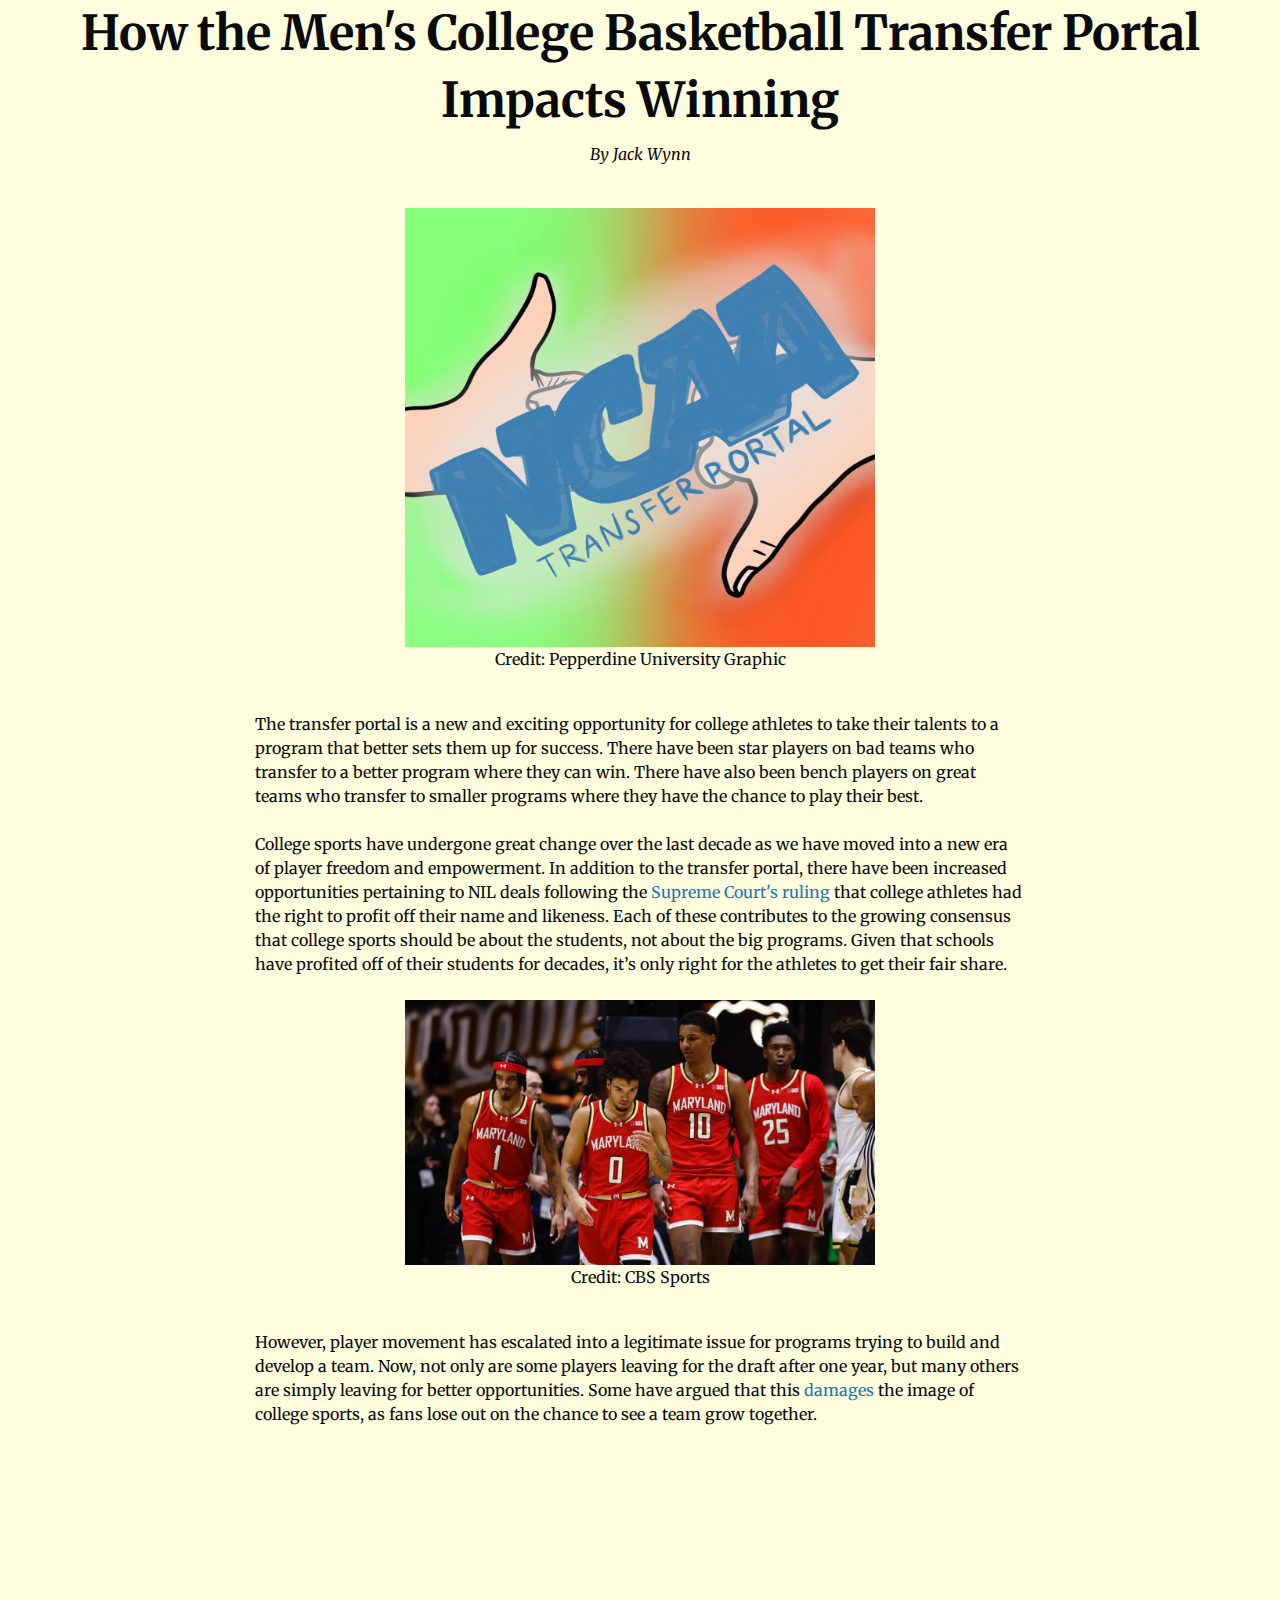
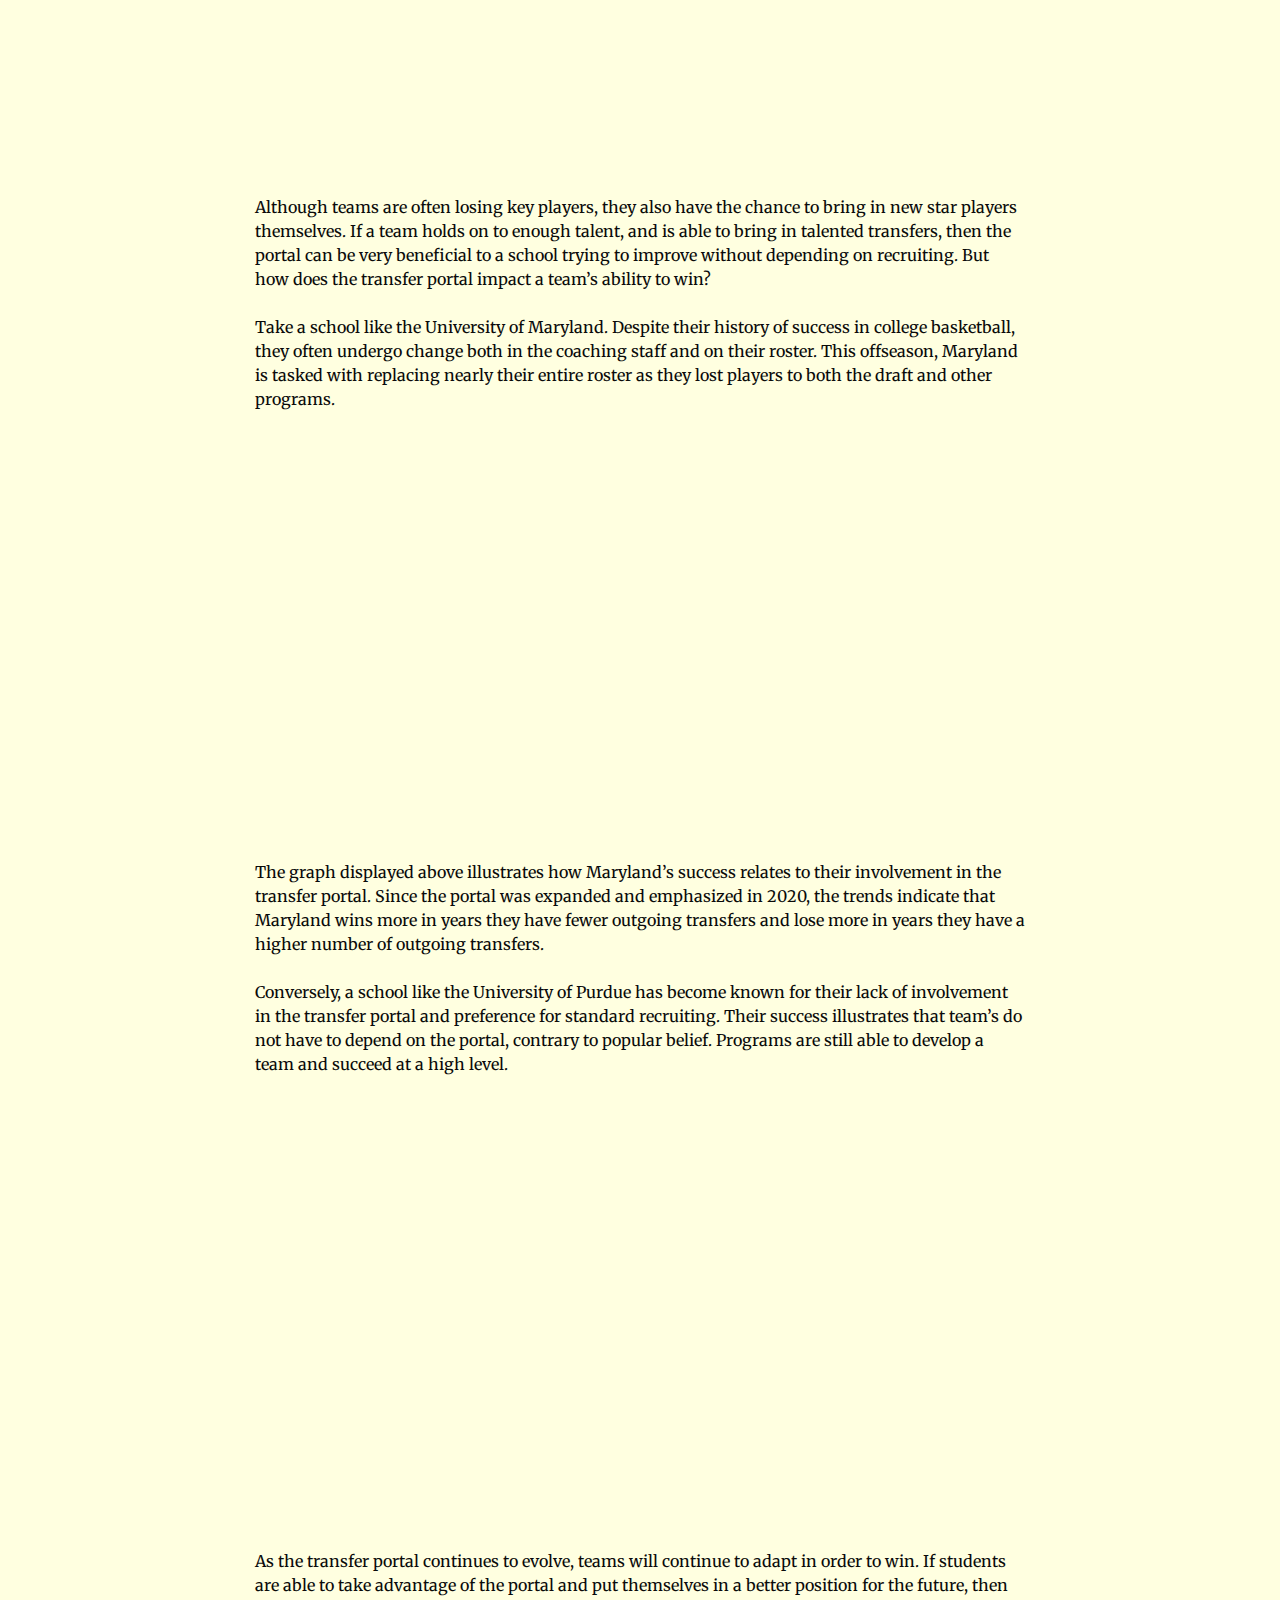
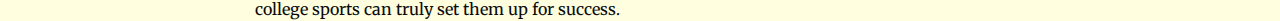
<file: BetaWynn/index.html>
<!doctype html>
<html class="no-js" lang="en" dir="ltr">
<head>
<meta charset="utf-8">
<meta http-equiv="x-ua-compatible" content="ie=edge">
<meta name="viewport" content="width=device-width, initial-scale=1.0">
<title>Transfer Portal Analysis</title>
<link href="https://fonts.googleapis.com/css2?family=Merriweather&display=swap" rel="stylesheet">
<link rel="stylesheet" href="css/foundation.css">
<link rel="stylesheet" href="css/app.css">
</head>
<body>
  <div class="main-text">
	<h1 class="merriweather-custom"><b>How the Men's College Basketball Transfer Portal Impacts Winning</b></h1>
<p class="merriweather-custom"><i>By Jack Wynn</i></p>
<br>
 <div class="grid-container">
    <div class="grid-x grid-margin-x">
      <div class="cell small-12 medium-2"></div> 
      <div class="cell small-12 medium-8 text-left">
<div class="text-center">
  <img src="Images/Transfer.jpg" width="470">
<p>Credit: Pepperdine University Graphic
</p></div>
<br>
The transfer portal is a new and exciting opportunity for college athletes to take their talents to a program that better sets them up for success. There have been star players on bad teams who transfer to a better program where they can win. There have also been bench players on great teams who transfer to smaller programs where they have the chance to play their best.
<br>
<br>
College sports have undergone great change over the last decade as we have moved into a new era of player freedom and empowerment. In addition to the transfer portal, there have been increased opportunities pertaining to NIL deals following the <a href="https://www.supremecourt.gov/opinions/20pdf/20-512_gfbh.pdf" target="_blank" rel="noopener noreferrer">
  Supreme Court's ruling
</a> that college athletes had the right to profit off their name and likeness. Each of these contributes to the growing consensus that college sports should be about the students, not about the big programs. Given that schools have profited off of their students for decades, it’s only right for the athletes to get their fair share. 

<br>
<br>
<div class="text-center">
  <img src="Images/Terps.jpg" width="470">
<p>Credit: CBS Sports</p>
</div>
<br>
However, player movement has escalated into a legitimate issue for programs trying to build and develop a team. Now, not only are some players leaving for the draft after one year, but many others are simply leaving for better opportunities. Some have argued that this <a href="https://pmc.ncbi.nlm.nih.gov/articles/PMC11416922/" target="_blank">
  damages
</a> the image of college sports, as fans lose out on the chance to see a team grow together.
<br>
<br>
<iframe width="560" height="315" src="https://www.youtube.com/embed/Tjf5WyyiGSY?si=v9PhMSLkvflmnk6c" title="YouTube video player" frameborder="0" allow="accelerometer; autoplay; clipboard-write; encrypted-media; gyroscope; picture-in-picture; web-share" referrerpolicy="strict-origin-when-cross-origin" allowfullscreen></iframe>
<br>
<br>
Although teams are often losing key players, they also have the chance to bring in new star players themselves. If a team holds on to enough talent, and is able to bring in talented transfers, then the portal can be very beneficial to a school trying to improve without depending on recruiting. But how does the transfer portal impact a team’s ability to win? 
<br>
<br>

Take a school like the University of Maryland. Despite their history of success in college basketball, they often undergo change both in the coaching staff and on their roster. This offseason, Maryland is tasked with replacing nearly their entire roster as they lost players to both the draft and other programs. 
<br>
<br>

<iframe title="Maryland Wins by Transfers" aria-label="Interactive line chart" id="datawrapper-chart-ua45T" src="https://datawrapper.dwcdn.net/ua45T/1/" scrolling="no" frameborder="0" style="width: 0; min-width: 100% !important; border: none;" height="395" data-external="1"></iframe><script type="text/javascript">!function(){"use strict";window.addEventListener("message",(function(a){if(void 0!==a.data["datawrapper-height"]){var e=document.querySelectorAll("iframe");for(var t in a.data["datawrapper-height"])for(var r,i=0;r=e[i];i++)if(r.contentWindow===a.source){var d=a.data["datawrapper-height"][t]+"px";r.style.height=d}}}))}();
</script>
<br>
<br>

The graph displayed above illustrates how Maryland’s success relates to their involvement in the transfer portal. Since the portal was expanded and emphasized in 2020, the trends indicate that Maryland wins more in years they have fewer outgoing transfers and lose more in years they have a higher number of outgoing transfers.
<br>
<br>

Conversely, a school like the University of Purdue has become known for their lack of involvement in the transfer portal and preference for standard recruiting. Their success illustrates that team’s do not have to depend on the portal, contrary to popular belief. Programs are still able to develop a team and succeed at a high level.
<br>
<br>


<div style="max-width: 700px; margin: 0 auto;">
<iframe title="Purdue Wins by Transfers" aria-label="Interactive line chart" id="datawrapper-chart-HH9kS" src="https://datawrapper.dwcdn.net/HH9kS/2/" scrolling="no" frameborder="0" style="width: 0; min-width: 100% !important; border: none;" height="395" data-external="1"></iframe><script type="text/javascript">!function(){"use strict";window.addEventListener("message",(function(a){if(void 0!==a.data["datawrapper-height"]){var e=document.querySelectorAll("iframe");for(var t in a.data["datawrapper-height"])for(var r,i=0;r=e[i];i++)if(r.contentWindow===a.source){var d=a.data["datawrapper-height"][t]+"px";r.style.height=d}}}))}();
</script>
</div>

<br>
<br>
As the transfer portal continues to evolve, teams will continue to adapt in order to win. If students are able to take advantage of the portal and put themselves in a better position for the future, then college sports can truly set them up for success. 


</div>
      <div class="cell small-12 medium-2"></div> 
    </div>
  </div>
</div>
<script src="js/vendor/jquery.js"></script>
<script src="js/vendor/what-input.js"></script>
<script src="js/vendor/foundation.js"></script>
<script src="js/app.js"></script>
</body>
</html>
</file>
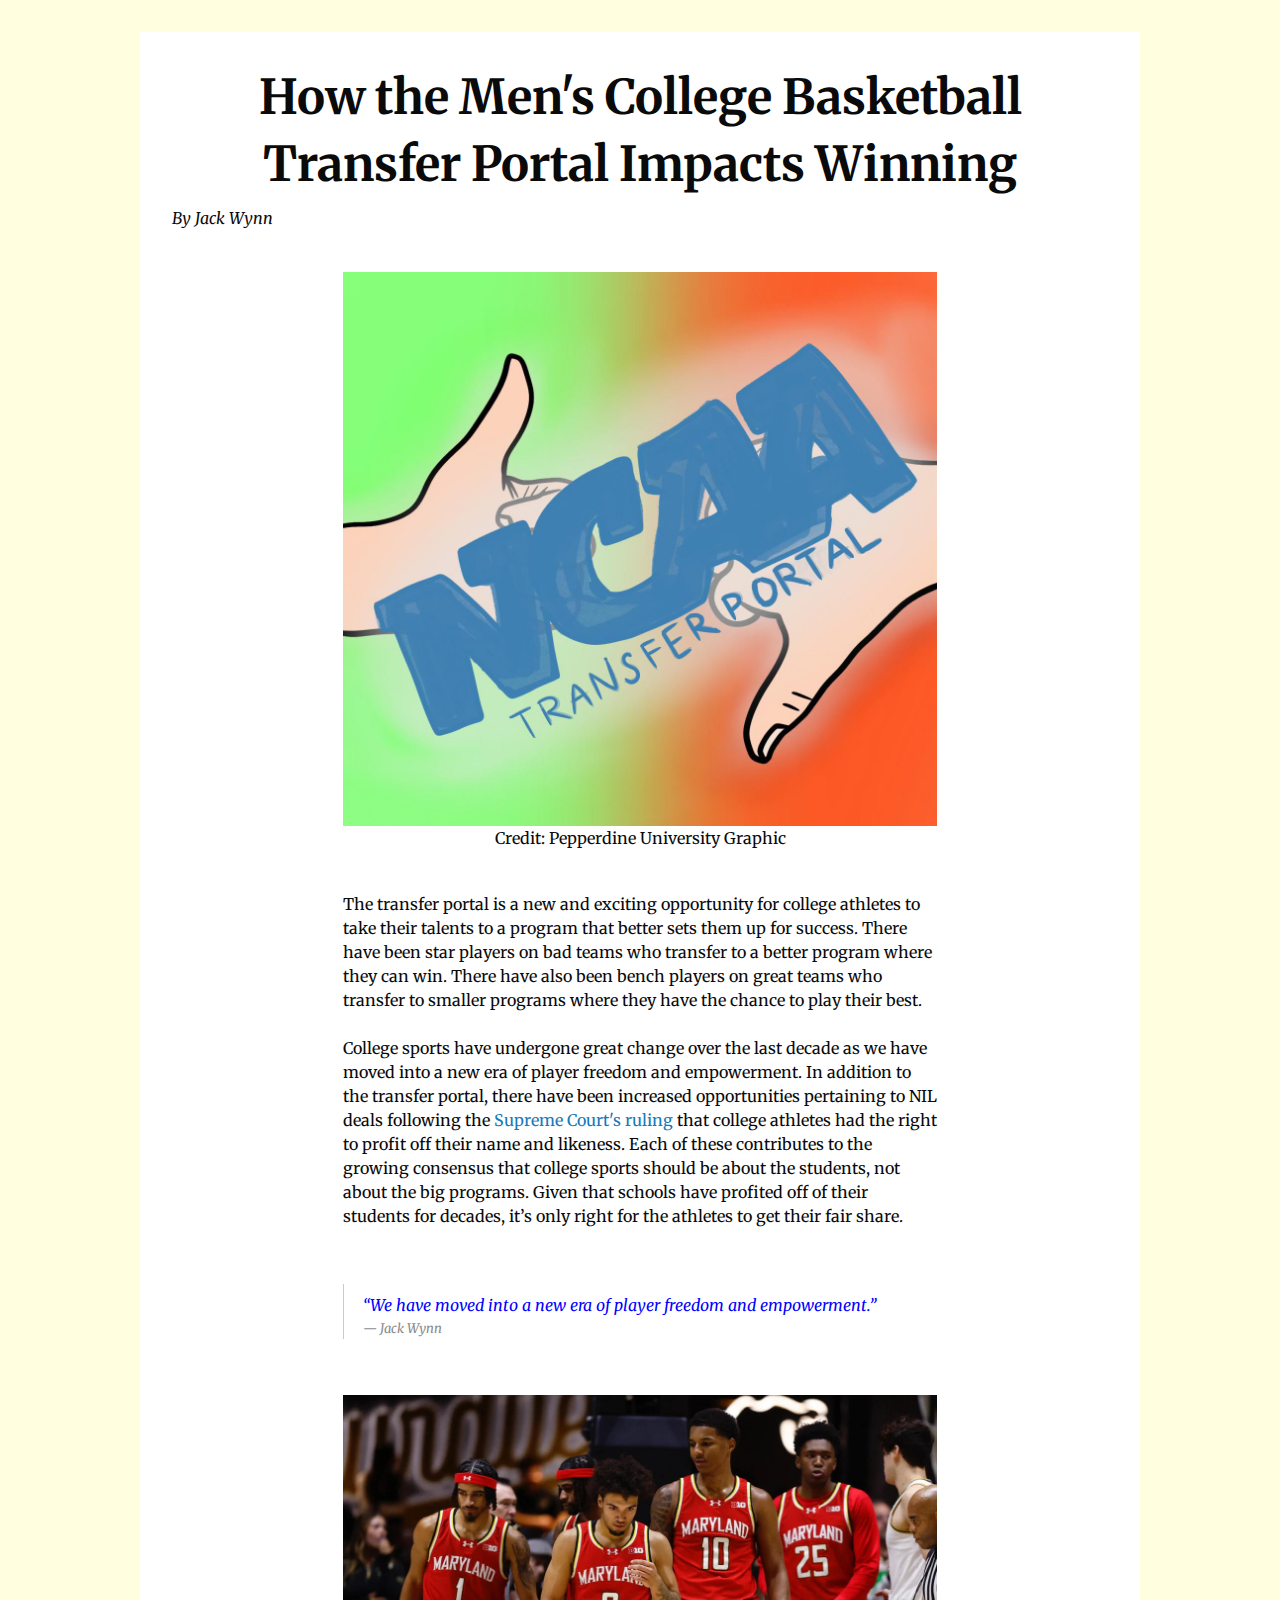
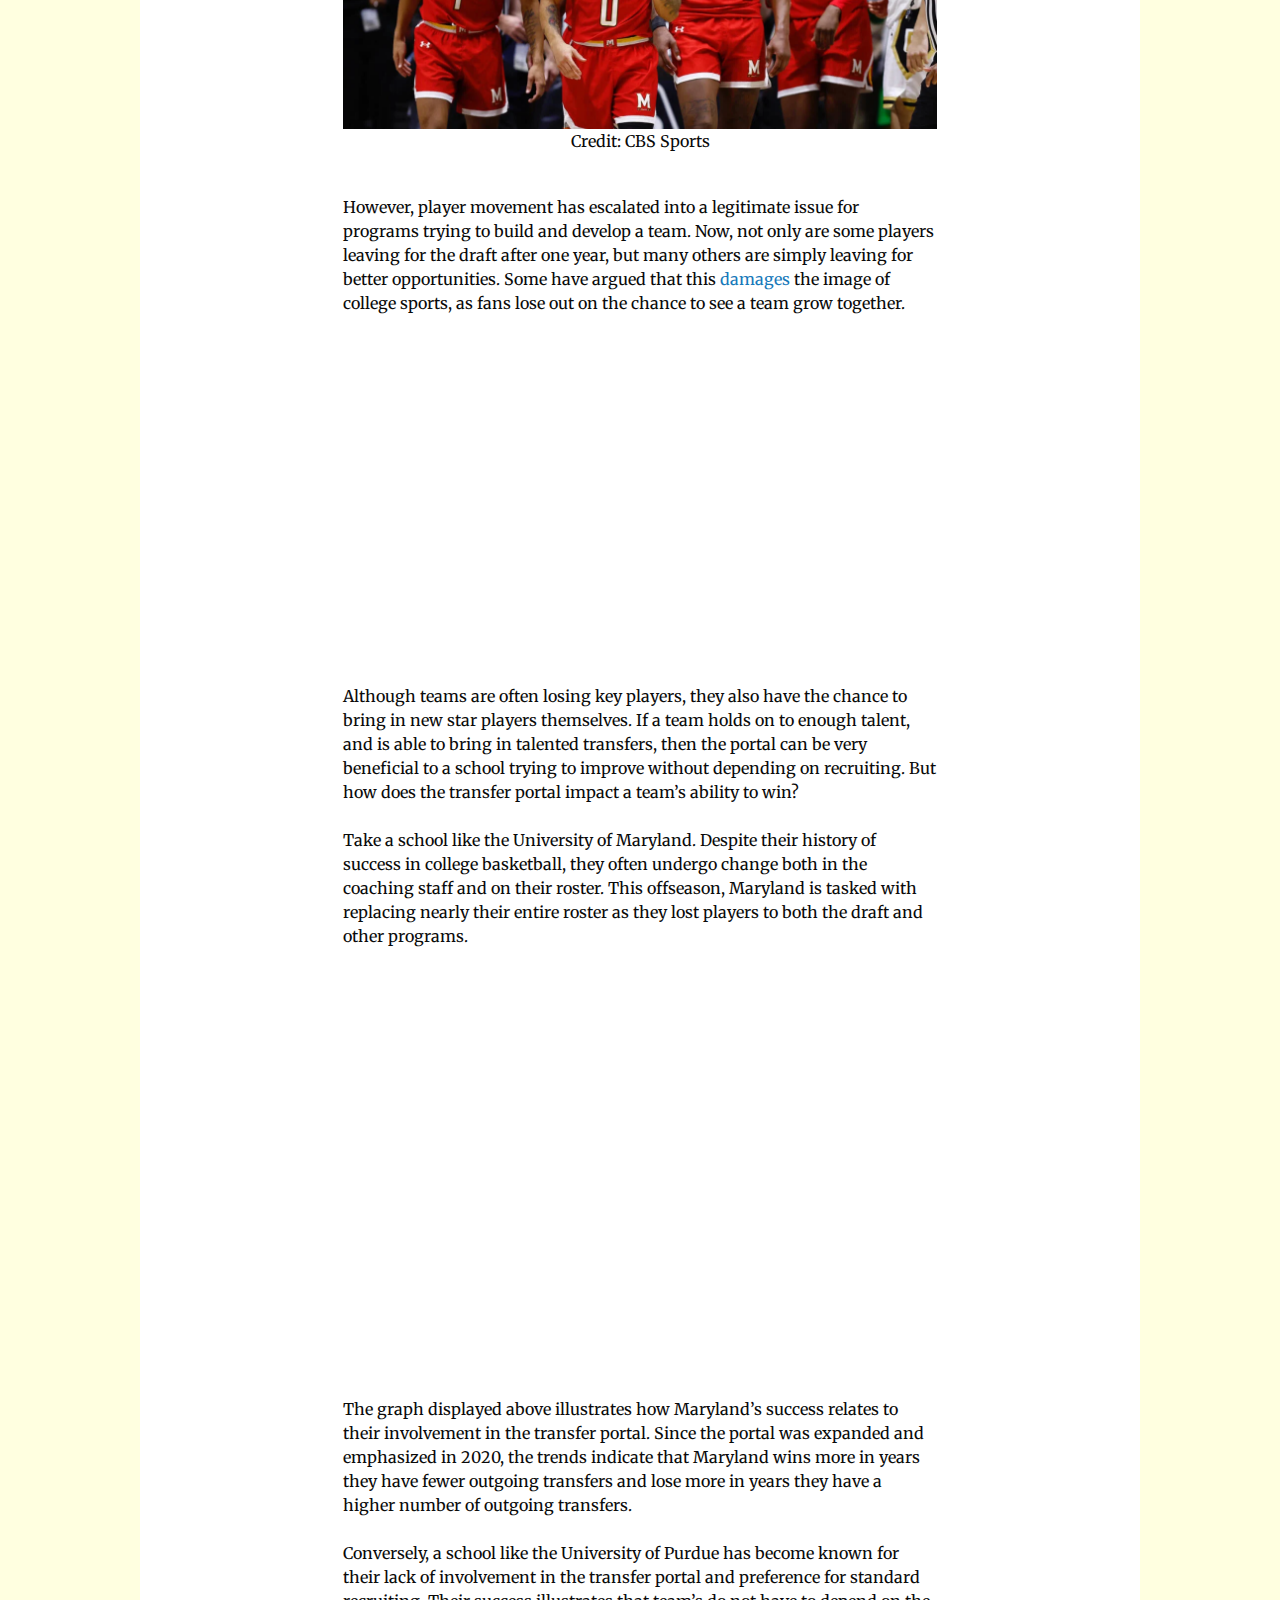
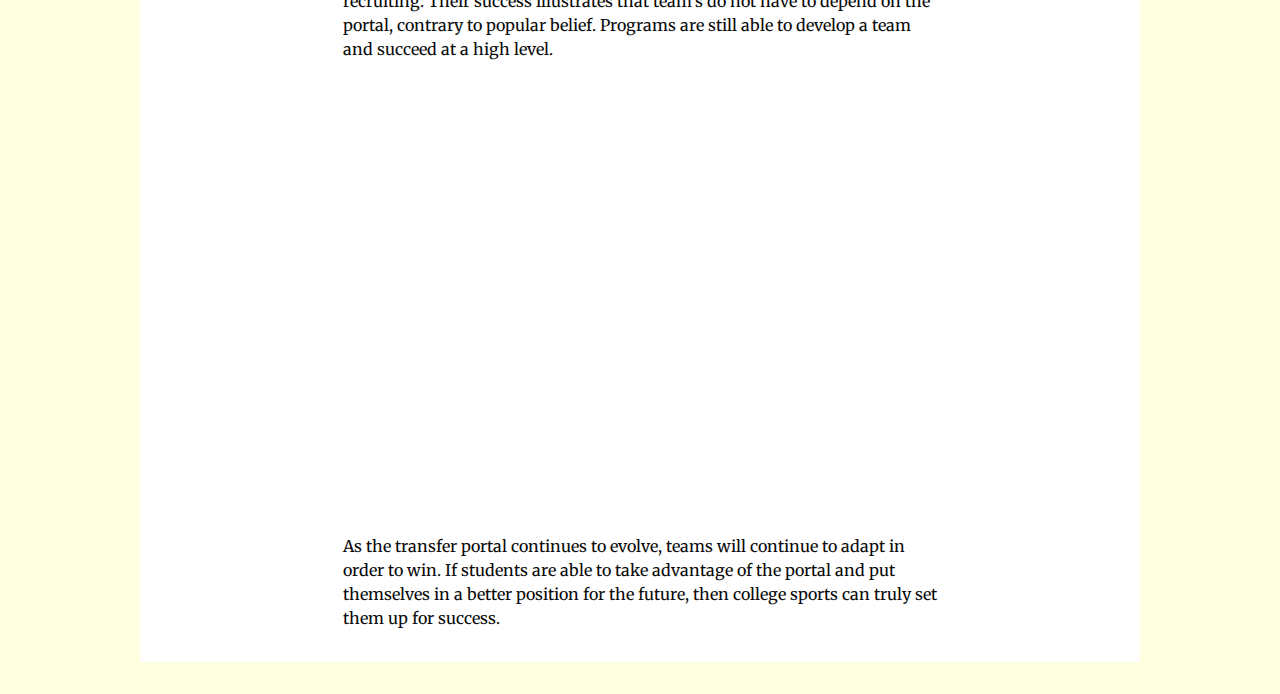
<file: BetWynSub/index.html>
<!doctype html>
<html class="no-js" lang="en" dir="ltr">
<head>
<meta charset="utf-8">
<meta http-equiv="x-ua-compatible" content="ie=edge">
<meta name="viewport" content="width=device-width, initial-scale=1.0">
<title>Transfer Portal Analysis</title>
<meta name="description" content="Analyzing how the college basketball transfer portal impacts winning">
<meta name="keywords" content="college, basketball, transfer portal, NIL, NCAA">
<meta name="author" content="Jack Wynn">
<link href="https://fonts.googleapis.com/css2?family=Merriweather&display=swap" rel="stylesheet">
<link rel="stylesheet" href="css/foundation.css">
<link rel="stylesheet" href="css/app.css">
</head>
<body>
  <div class="main-text">
	<h1 class="merriweather-custom"><b>How the Men's College Basketball Transfer Portal Impacts Winning</b></h1>
<p class="merriweather-custom"><i>By Jack Wynn</i></p>
<br>
 <div class="grid-container">
    <div class="grid-x grid-margin-x">
      <div class="cell small-12 medium-2"></div> 
      <div class="cell small-12 medium-8 text-left">
<div class="text-center">
  <img src="Images/Transfer.jpg">
<p>Credit: Pepperdine University Graphic
</p></div>
<br>
The transfer portal is a new and exciting opportunity for college athletes to take their talents to a program that better sets them up for success. There have been star players on bad teams who transfer to a better program where they can win. There have also been bench players on great teams who transfer to smaller programs where they have the chance to play their best.
<br>

<br>
College sports have undergone great change over the last decade as we have moved into a new era of player freedom and empowerment. In addition to the transfer portal, there have been increased opportunities pertaining to NIL deals following the <a href="https://www.supremecourt.gov/opinions/20pdf/20-512_gfbh.pdf" target="_blank" rel="noopener noreferrer">
  Supreme Court's ruling
</a> that college athletes had the right to profit off their name and likeness. Each of these contributes to the growing consensus that college sports should be about the students, not about the big programs. Given that schools have profited off of their students for decades, it’s only right for the athletes to get their fair share. 
<br>
<br>
<blockquote class="pull-quote">
  “We have moved into a new era of player freedom and empowerment.”
  <cite>Jack Wynn</cite>
</blockquote>
<br>
<div class="text-center">
  <img src="Images/Terps.jpg">
<p>Credit: CBS Sports</p>
</div>
<br>
However, player movement has escalated into a legitimate issue for programs trying to build and develop a team. Now, not only are some players leaving for the draft after one year, but many others are simply leaving for better opportunities. Some have argued that this <a href="https://pmc.ncbi.nlm.nih.gov/articles/PMC11416922/" target="_blank">
  damages
</a> the image of college sports, as fans lose out on the chance to see a team grow together.
<br>
<br>
<iframe width="560" height="315" src="https://www.youtube.com/embed/Tjf5WyyiGSY?si=v9PhMSLkvflmnk6c" title="YouTube video player" frameborder="0" allow="accelerometer; autoplay; clipboard-write; encrypted-media; gyroscope; picture-in-picture; web-share" referrerpolicy="strict-origin-when-cross-origin" allowfullscreen></iframe>
<br>
<br>
Although teams are often losing key players, they also have the chance to bring in new star players themselves. If a team holds on to enough talent, and is able to bring in talented transfers, then the portal can be very beneficial to a school trying to improve without depending on recruiting. But how does the transfer portal impact a team’s ability to win? 
<br>
<br>

Take a school like the University of Maryland. Despite their history of success in college basketball, they often undergo change both in the coaching staff and on their roster. This offseason, Maryland is tasked with replacing nearly their entire roster as they lost players to both the draft and other programs. 
<br>
<br>

<iframe title="Maryland Wins by Transfers" aria-label="Interactive line chart" id="datawrapper-chart-ua45T" src="https://datawrapper.dwcdn.net/ua45T/1/" scrolling="no" frameborder="0" style="width: 0; min-width: 100% !important; border: none;" height="395" data-external="1"></iframe><script type="text/javascript">!function(){"use strict";window.addEventListener("message",(function(a){if(void 0!==a.data["datawrapper-height"]){var e=document.querySelectorAll("iframe");for(var t in a.data["datawrapper-height"])for(var r,i=0;r=e[i];i++)if(r.contentWindow===a.source){var d=a.data["datawrapper-height"][t]+"px";r.style.height=d}}}))}();
</script>
<br>
<br>

The graph displayed above illustrates how Maryland’s success relates to their involvement in the transfer portal. Since the portal was expanded and emphasized in 2020, the trends indicate that Maryland wins more in years they have fewer outgoing transfers and lose more in years they have a higher number of outgoing transfers.
<br>
<br>

Conversely, a school like the University of Purdue has become known for their lack of involvement in the transfer portal and preference for standard recruiting. Their success illustrates that team’s do not have to depend on the portal, contrary to popular belief. Programs are still able to develop a team and succeed at a high level.
<br>
<br>


<div style="max-width: 700px; margin: 0 auto;">
<iframe title="Purdue Wins by Transfers" aria-label="Interactive line chart" id="datawrapper-chart-HH9kS" src="https://datawrapper.dwcdn.net/HH9kS/2/" scrolling="no" frameborder="0" style="width: 0; min-width: 100% !important; border: none;" height="395" data-external="1"></iframe><script type="text/javascript">!function(){"use strict";window.addEventListener("message",(function(a){if(void 0!==a.data["datawrapper-height"]){var e=document.querySelectorAll("iframe");for(var t in a.data["datawrapper-height"])for(var r,i=0;r=e[i];i++)if(r.contentWindow===a.source){var d=a.data["datawrapper-height"][t]+"px";r.style.height=d}}}))}();
</script>
</div>

<br>
<br>
As the transfer portal continues to evolve, teams will continue to adapt in order to win. If students are able to take advantage of the portal and put themselves in a better position for the future, then college sports can truly set them up for success. 


</div>
      <div class="cell small-12 medium-2"></div> 
    </div>
  </div>
</div>
<script src="js/vendor/jquery.js"></script>
<script src="js/vendor/what-input.js"></script>
<script src="js/vendor/foundation.js"></script>
<script src="js/app.js"></script>
</body>
</html>
</file>
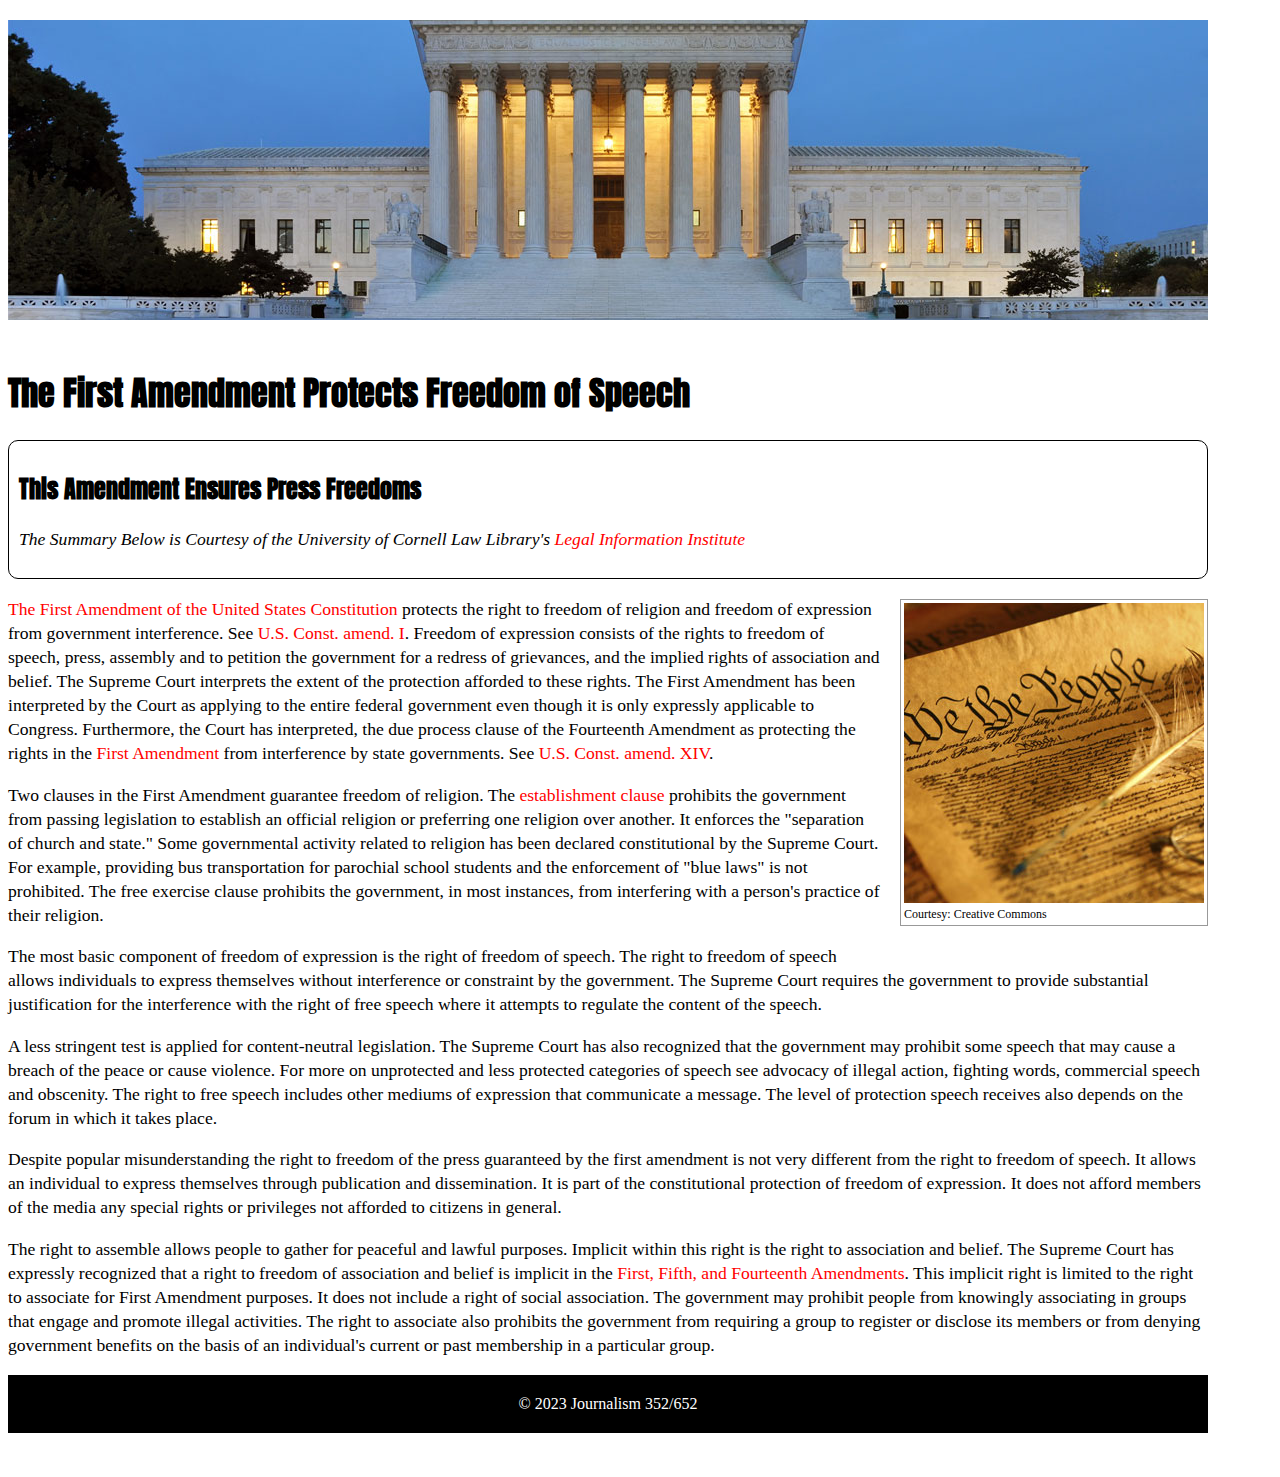
<file: Broken/index.html>
<!doctype html>

<html class="no-js" lang="en" dir="ltr">

<head>
<meta charset="utf-8">
<meta http-equiv="x-ua-compatible" content="ie=edge">
<meta name="viewport" content="width=device-width, initial-scale=1.0">
<title>This is the Title Tag?</title>
<link rel="stylesheet" href="css/style.css">
 <link href="https://fonts.googleapis.com/css?family=Anton|Bitter" rel="stylesheet"> 


</head>
<body>

<div class="contentContainer">

<img src="images/supremeCourt.jpg" style="wide:100%; border:0; margin:0 0 20px 0"><br>
<h1> The First Amendment Protects Freedom of Speech </h1>


<div class="citation">
<h2>This Amendment Ensures Press Freedoms</h2>

<p><em>The Summary Below is Courtesy of the University of Cornell Law Library's <a href="www.law.cornell.edu/constitution/first_amendment" target="_blank">Legal Information Institute</a></em> </p>
</div>


<div class="photoRight"><img src="images/wethepeople.jpg" alt="U.S. Constitution"><br>
Courtesy: Creative Commons</div>

<p><a href="http://www.law.cornell.edu/constitution/constitution.billofrights.html#amendmenti" target="_blank">The First Amendment of the United States Constitution</a> protects the right to freedom of religion and freedom of expression from government interference. See <a href="http://www.law.cornell.edu/constitution/constitution.billofrights.html#amendmenti">U.S. Const. amend. I</a>. Freedom of expression consists of the rights to freedom of speech, press, assembly and to petition the government for a redress of grievances, and the implied rights of association and belief. The Supreme Court interprets the extent of the protection afforded to these rights. The First Amendment has been interpreted by the Court as applying to the entire federal government even though it is only expressly applicable to Congress. Furthermore, the Court has interpreted, the due process clause of the Fourteenth Amendment as protecting the rights in the <a href="http://www.law.cornell.edu/constitution/constitution.billofrights.html#amendmenti">First Amendment</a> from interference by state governments. See <a href="http://www.law.cornell.edu/constitution/constitution.billofrights.html#amendmentxiv">U.S. Const. amend. XIV</a>.<br>

<p>Two clauses in the First Amendment guarantee freedom of religion. The <a href="http://topics.law.cornell.edu/wex/establishment_clause" target="_blank">establishment clause</a> prohibits the government from passing legislation to establish an official religion or preferring one religion over another. It enforces the "separation of church and state." Some governmental activity related to religion has been declared constitutional by the Supreme Court. For example, providing bus transportation for parochial school students and the enforcement of "blue laws" is not prohibited. The free exercise clause prohibits the government, in most instances, from interfering with a person's practice of their religion.</p>

<p>The most basic component of freedom of expression is the right of freedom of speech. The right to freedom of speech allows individuals to express themselves without interference or constraint by the government. The Supreme Court requires the government to provide substantial justification for the interference with the right of free speech where it attempts to regulate the content of the speech.</p>

<p>A less stringent test is applied for content-neutral legislation. The Supreme Court has also recognized that the government may prohibit some speech that may cause a breach of the peace or cause violence. For more on unprotected and less protected categories of speech see advocacy of illegal action, fighting words, commercial speech and obscenity. The right to free speech includes other mediums of expression that communicate a message.  The level of protection speech receives also depends on the forum in which it takes place.</p>   

<p>Despite popular misunderstanding the right to freedom of the press guaranteed by the first amendment is not very different from the right to freedom of speech. It allows an individual to express themselves through publication and dissemination. It is part of the constitutional protection of freedom of expression. It does not afford members of the media any special rights or privileges not afforded to citizens in general.</p>

<p>The right to assemble allows people to gather for peaceful and lawful purposes. Implicit within this right is the right to association and belief. The Supreme Court has expressly recognized that a right to freedom of association and belief is implicit in the <a href="http://www.law.cornell.edu/constitution/constitution.table.html#amendments" target="_blank">First, Fifth, and Fourteenth Amendments</a>. This implicit right is limited to the right to associate for First Amendment purposes. It does not include a right of social association. The government may prohibit people from knowingly associating in groups that engage and promote illegal activities. The right to associate also prohibits the government from requiring a group to register or disclose its members or from denying government benefits on the basis of an individual's current or past membership in a particular group.</p>



<div class="footerStyle">&copy; 2023 Journalism 352/652<div>
</div>
</div>
<br><br>


</body>
</html>
</file>
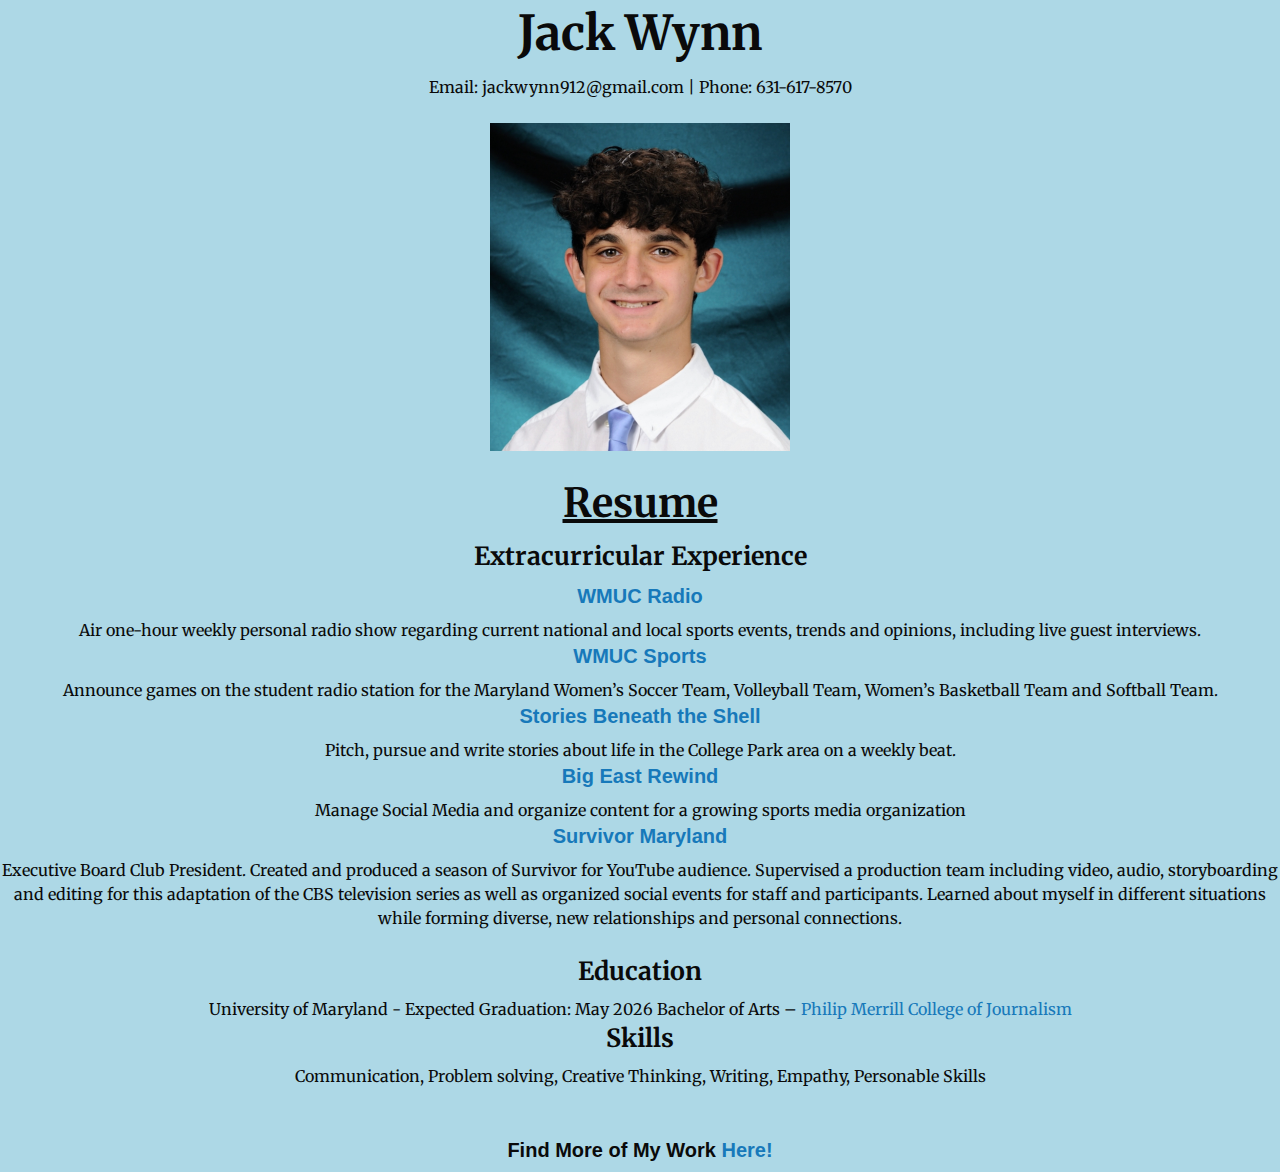
<file: FinalPortfolder/index.html>
<!doctype html>
<html class="no-js" lang="en" dir="ltr">
<head>
<meta charset="utf-8">
<meta http-equiv="x-ua-compatible" content="ie=edge">
<meta name="viewport" content="width=device-width, initial-scale=1.0">
<title>Jack Wynn Home Page</title>
<meta name="description" content="A portfolio for Jack Wynn's work and experiences">
<meta name="author" content="Jack Wynn">
<link href="https://fonts.googleapis.com/css2?family=Merriweather:wght@300;400;700&display=swap" rel="stylesheet">
<link rel="stylesheet" href="css/foundation.css">
<link rel="stylesheet" href="css/app.css">
</head>
<body>

<h1>Jack Wynn</h1>
Email: jackwynn912@gmail.com | 
Phone: 631-617-8570
<br>
<br>

<img src="Images/Me_Nice.jpg" width="300px">
<br>
<br>

<h2><b><u>Resume</u></b></h2>


<h4><b>Extracurricular Experience</b></h4>

<h5> <b> <a href="https://wmuc.umd.edu" target="_blank">WMUC Radio</a> </b></h5>
Air one-hour weekly personal radio show regarding current national and local sports events, trends and opinions, including live guest interviews. 

<h5><b> <a href="https://wmucsports.net" target="_blank">WMUC Sports</a> </b></h5>
Announce games on the student radio station for the Maryland Women’s Soccer Team, Volleyball Team, Women’s Basketball Team and Softball Team.

<h5> <b> <a href="https://umdsbs.wordpress.com" target="_blank">Stories Beneath the Shell</a> </b></h5>
Pitch, pursue and write stories about life in the College Park area on a weekly beat.

<h5><b> <a href="https://www.youtube.com/channel/UCRsm3_0Y1EaPVVRFNKYwKxQ" target="_blank">Big East Rewind</a> </b></h5>
Manage Social Media and organize content for a growing sports media organization

<h5><b> <a href="https://www.instagram.com/survivor.maryland/" target="_blank">Survivor Maryland</a> </b></h5>
Executive Board Club President. Created and produced a season of Survivor for YouTube audience. Supervised a production team including video, audio, storyboarding and editing for this adaptation of the CBS television series as well as organized social events for staff and participants. Learned about myself in different situations while forming diverse, new relationships and personal connections. 

<br>
<br>
<h4><b>Education</b></h4>
University of Maryland - Expected Graduation: May 2026 Bachelor of Arts – <a href="https://merrill.umd.edu" target="_blank">Philip Merrill College of Journalism</a>
<br>

<h4><b>Skills</b></h4>
Communication, Problem solving, Creative Thinking, Writing, Empathy, Personable Skills
<br>
<br>
<br>

<h5><b>Find More of My Work <a href="index2.html" target="_blank">Here!</b></h5>

<script src="js/vendor/jquery.js"></script>
<script src="js/vendor/what-input.js"></script>
<script src="js/vendor/foundation.js"></script>
<script src="js/app.js"></script>
</body>
</html>
</file>
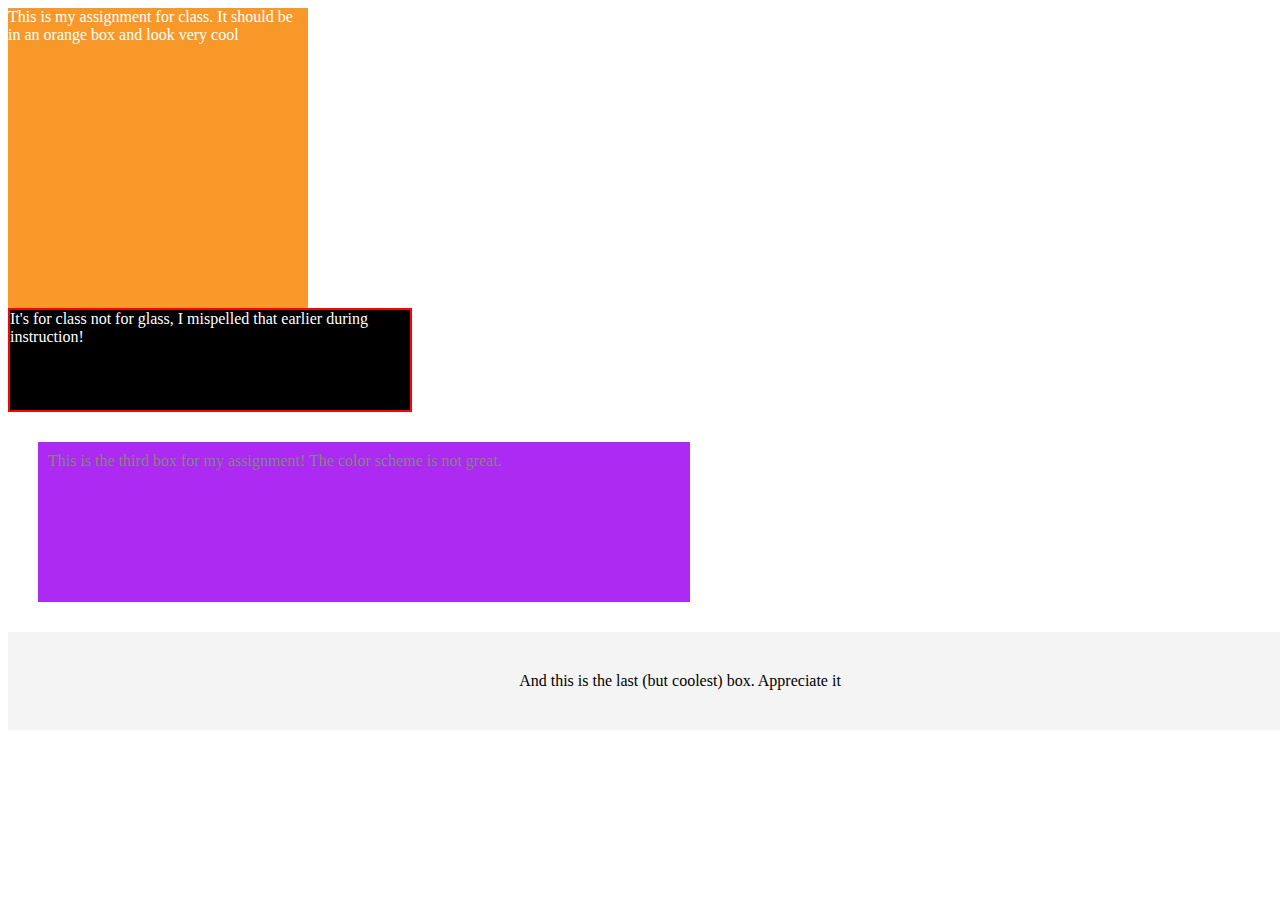
<file: InClassStarter/index.html>
<!doctype html>

<html lang="en">

<div>

<head>
  <meta charset="utf-8">
  <title>Insert Your Page Title Here</title>
  <meta name="description" content="This is the description that search engines will display. Aim for 145-155 characters.">
  <meta name="author" content="Insert the content author or owner name here">

  <!-- Link to your JS file -->
  <script src="scripts/script.js"></script>

  <!-- Link to your CSS file -->
  <link rel="stylesheet" href="css/style.css">

</head>


<body>
<div class="box1">
This is my assignment for class. It should be in an orange box and look very cool
</div>


</body>
<div class="box2">
  It's for class not for glass, I mispelled that earlier during instruction!
</div>

<div class="box3">
  This is the third box for my assignment! The color scheme is not great.
</div>

<div class="box4">
  And this is the last (but coolest) box. Appreciate it
</div>

</html>
</file>
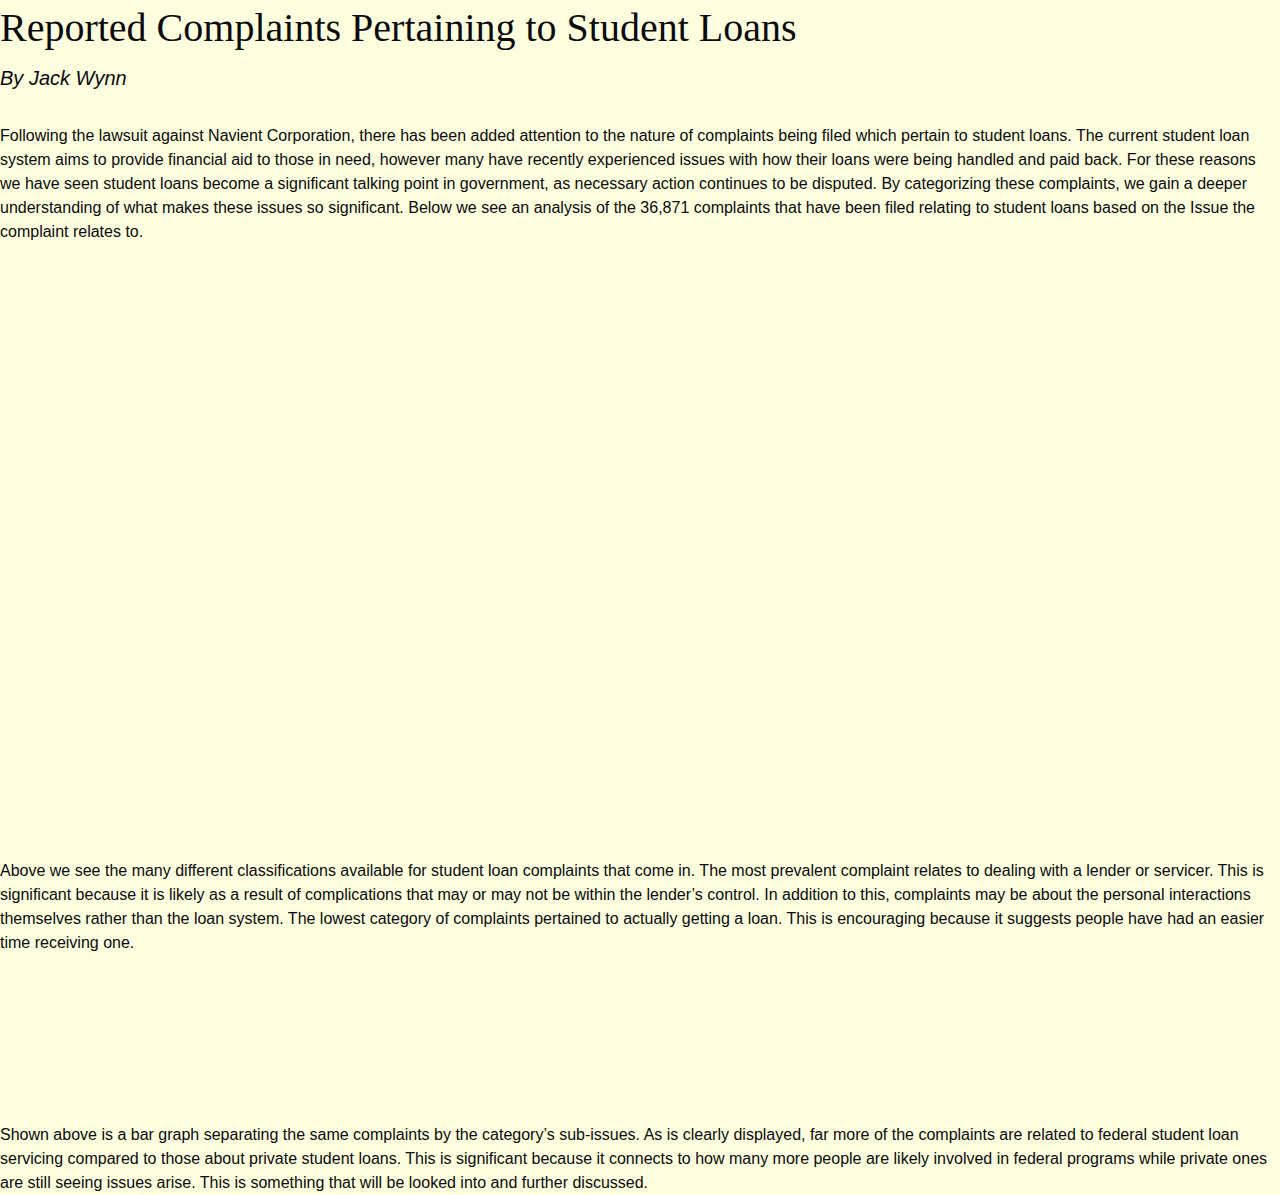
<file: Infograph/index.html>
<!doctype html>
<html class="no-js" lang="en" dir="ltr">
<head>
<meta charset="utf-8">
<meta http-equiv="x-ua-compatible" content="ie=edge">
<meta name="viewport" content="width=device-width, initial-scale=1.0">
<title>Student Loan Complaints</title>
<link rel="stylesheet" href="css/foundation.css">
<link rel="stylesheet" href="css/app.css">
</head> 
<body>
<h2> Reported Complaints Pertaining to Student Loans
</h2>

<h5> <i> By Jack Wynn </i></h5>
<br>

Following the lawsuit against Navient Corporation, there has been added attention to the nature of complaints being filed which pertain to student loans. The current student loan system aims to provide financial aid to those in need, however many have recently experienced issues with how their loans were being handled and paid back. For these reasons we have seen student loans become a significant talking point in government, as necessary action continues to be disputed. By categorizing these complaints, we gain a deeper understanding of what makes these issues so significant. Below we see an analysis of the 36,871 complaints that have been filed relating to student loans based on the Issue the complaint relates to. 
<br>
<br>
<div style="max-width: 600px; margin: auto;">
	<iframe title="Total Complaints" aria-label="Pie Chart" id="datawrapper-chart-v78jj" src="https://datawrapper.dwcdn.net/v78jj/2/" scrolling="no" frameborder="0" style="width: 0; min-width: 100% !important; border: none;" height="584" data-external="1"></iframe><script type="text/javascript">!function(){"use strict";window.addEventListener("message",(function(a){if(void 0!==a.data["datawrapper-height"]){var e=document.querySelectorAll("iframe");for(var t in a.data["datawrapper-height"])for(var r,i=0;r=e[i];i++)if(r.contentWindow===a.source){var d=a.data["datawrapper-height"][t]+"px";r.style.height=d}}}))}();
</script>
</div>

Above we see the many different classifications available for student loan complaints that come in. The most prevalent complaint relates to dealing with a lender or servicer. This is significant because it is likely as a result of complications that may or may not be within the lender’s control. In addition to this, complaints may be about the personal interactions themselves rather than the loan system. The lowest category of complaints pertained to actually getting a loan. This is encouraging because it suggests people have had an easier time receiving one.  
<br>
<br>

<div style="max-width: 600px; margin: auto;">
	<iframe title="Complaints by Sub-Issue " aria-label="Bar Chart" id="datawrapper-chart-lvg6j" src="https://datawrapper.dwcdn.net/lvg6j/1/" scrolling="no" frameborder="0" style="width: 0; min-width: 100% !important; border: none;" height="113" data-external="1"></iframe><script type="text/javascript">!function(){"use strict";window.addEventListener("message",(function(a){if(void 0!==a.data["datawrapper-height"]){var e=document.querySelectorAll("iframe");for(var t in a.data["datawrapper-height"])for(var r,i=0;r=e[i];i++)if(r.contentWindow===a.source){var d=a.data["datawrapper-height"][t]+"px";r.style.height=d}}}))}();
</script>
</div>
<br>

Shown above is a bar graph separating the same complaints by the category’s sub-issues. As is clearly displayed, far more of the complaints are related to federal student loan servicing compared to those about private student loans. This is significant because it connects to how many more people are likely involved in federal programs while private ones are still seeing issues arise. This is something that will be looked into and further discussed. 


<script src="js/vendor/jquery.js"></script>
<script src="js/vendor/what-input.js"></script>
<script src="js/vendor/foundation.js"></script>
<script src="js/app.js"></script>
</body>
</html>
</file>
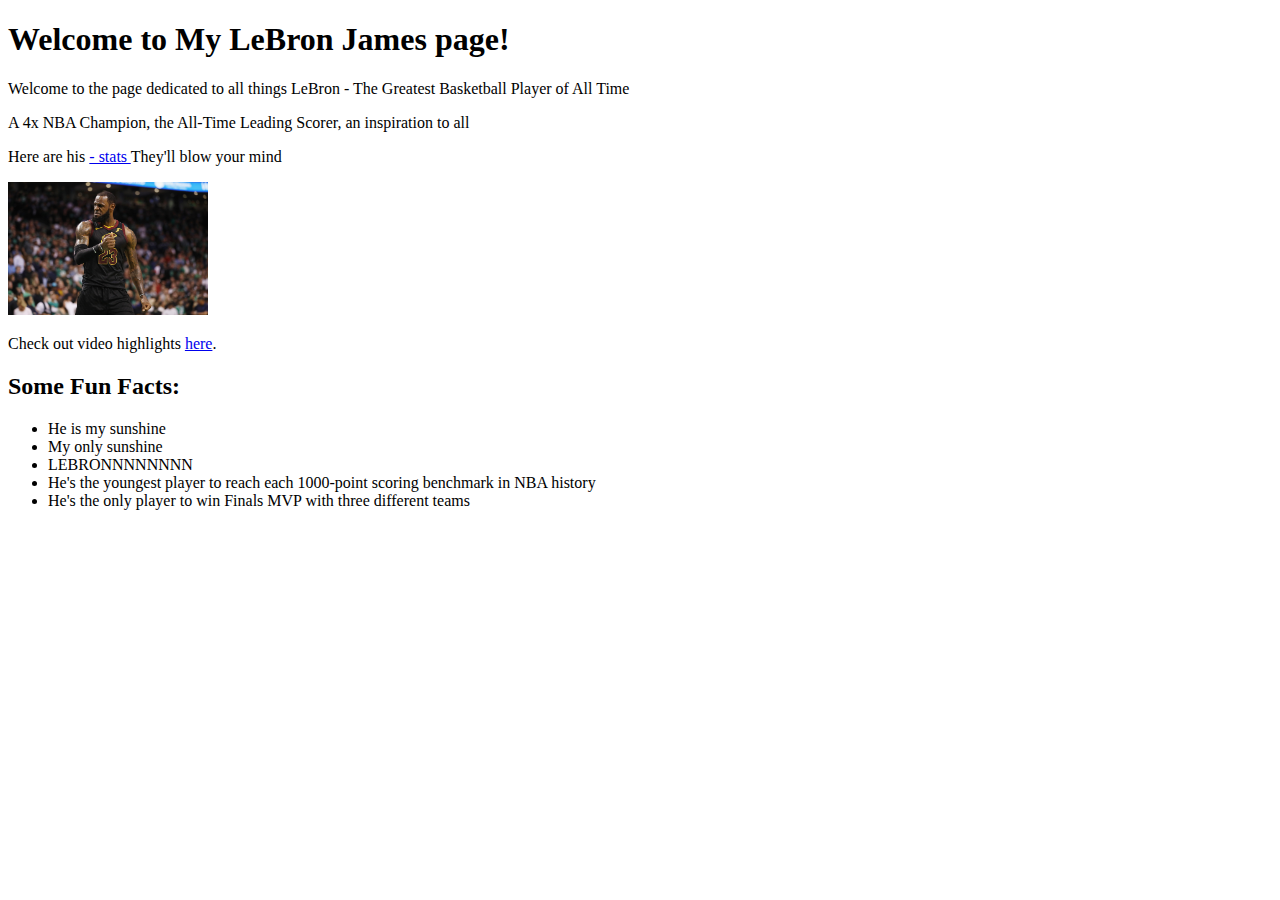
<file: Starter/index.html>
<!doctype html>

<html lang="en">

<head>
  <meta charset="utf-8">
  <title>Welcome to My LeBron James Page</title>
  <meta name="description" content="This is the description that search engines will display. Aim for 145-155 characters.">
  <meta name="author" content="Insert the content author or owner name here">

  <!-- Link to your JS file -->
  <script src="scripts/script.js"></script>

  <!-- Link to your CSS file -->
  <link rel="stylesheet" href="css/style.css">

</head>


<body>
<h1>Welcome to My LeBron James page!</h1>


Welcome to the page dedicated to all things LeBron - The Greatest Basketball Player of All Time

<p> A 4x NBA Champion, the All-Time Leading Scorer, an inspiration to all <p>

  <p> Here are his  <a href="https://www.basketball-reference.com/players/j/jamesle01.html" target="_blank"> - stats </a> They'll blow your mind <p>


  <img src="images/LeBron_Image.jpg" width="200">

</body>

<p> Check out video highlights <a href=videos.html>here</a>.</p>

<h2> Some Fun Facts: </h2>

<ul>
  <li>He is my sunshine
  <li>My only sunshine
  <li> LEBRONNNNNNNN
  <li> He's the youngest player to reach each 1000-point scoring benchmark in NBA history
  <li> He's the only player to win Finals MVP with three different teams



</html>
</file>
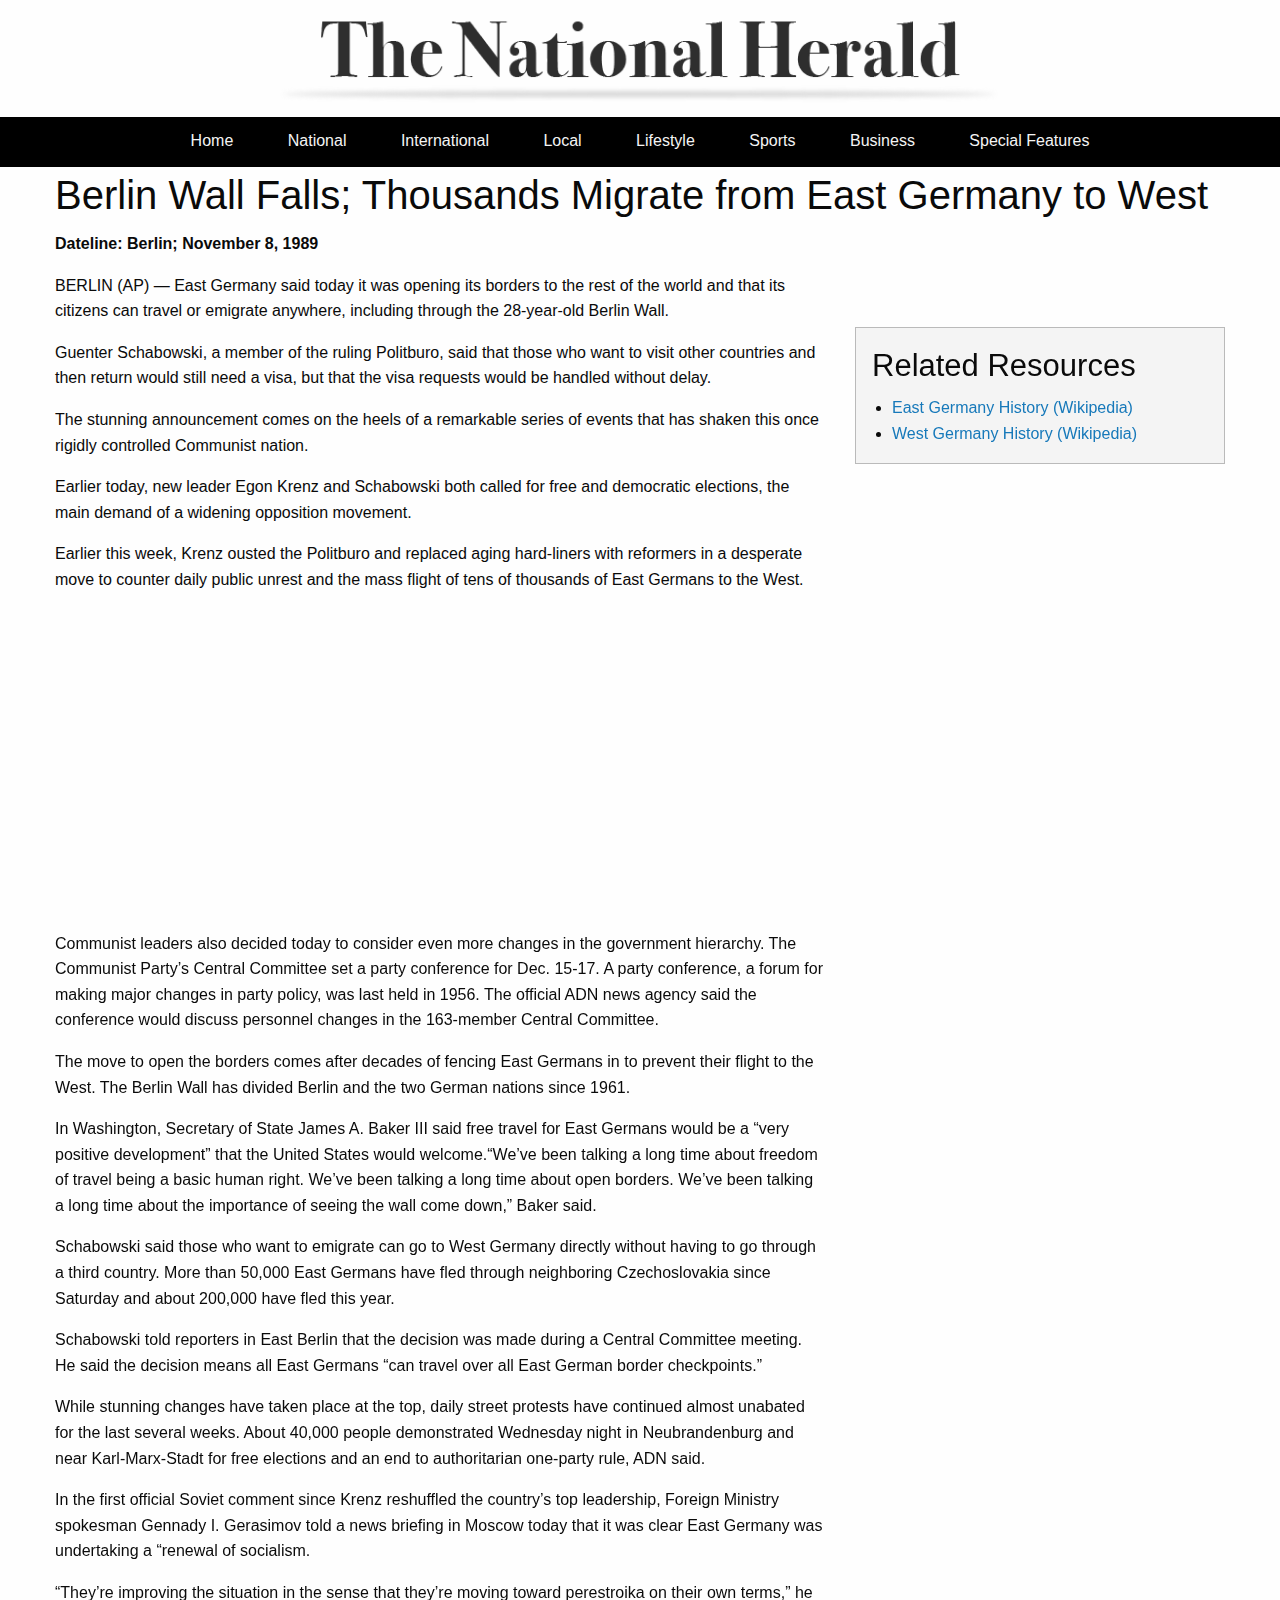
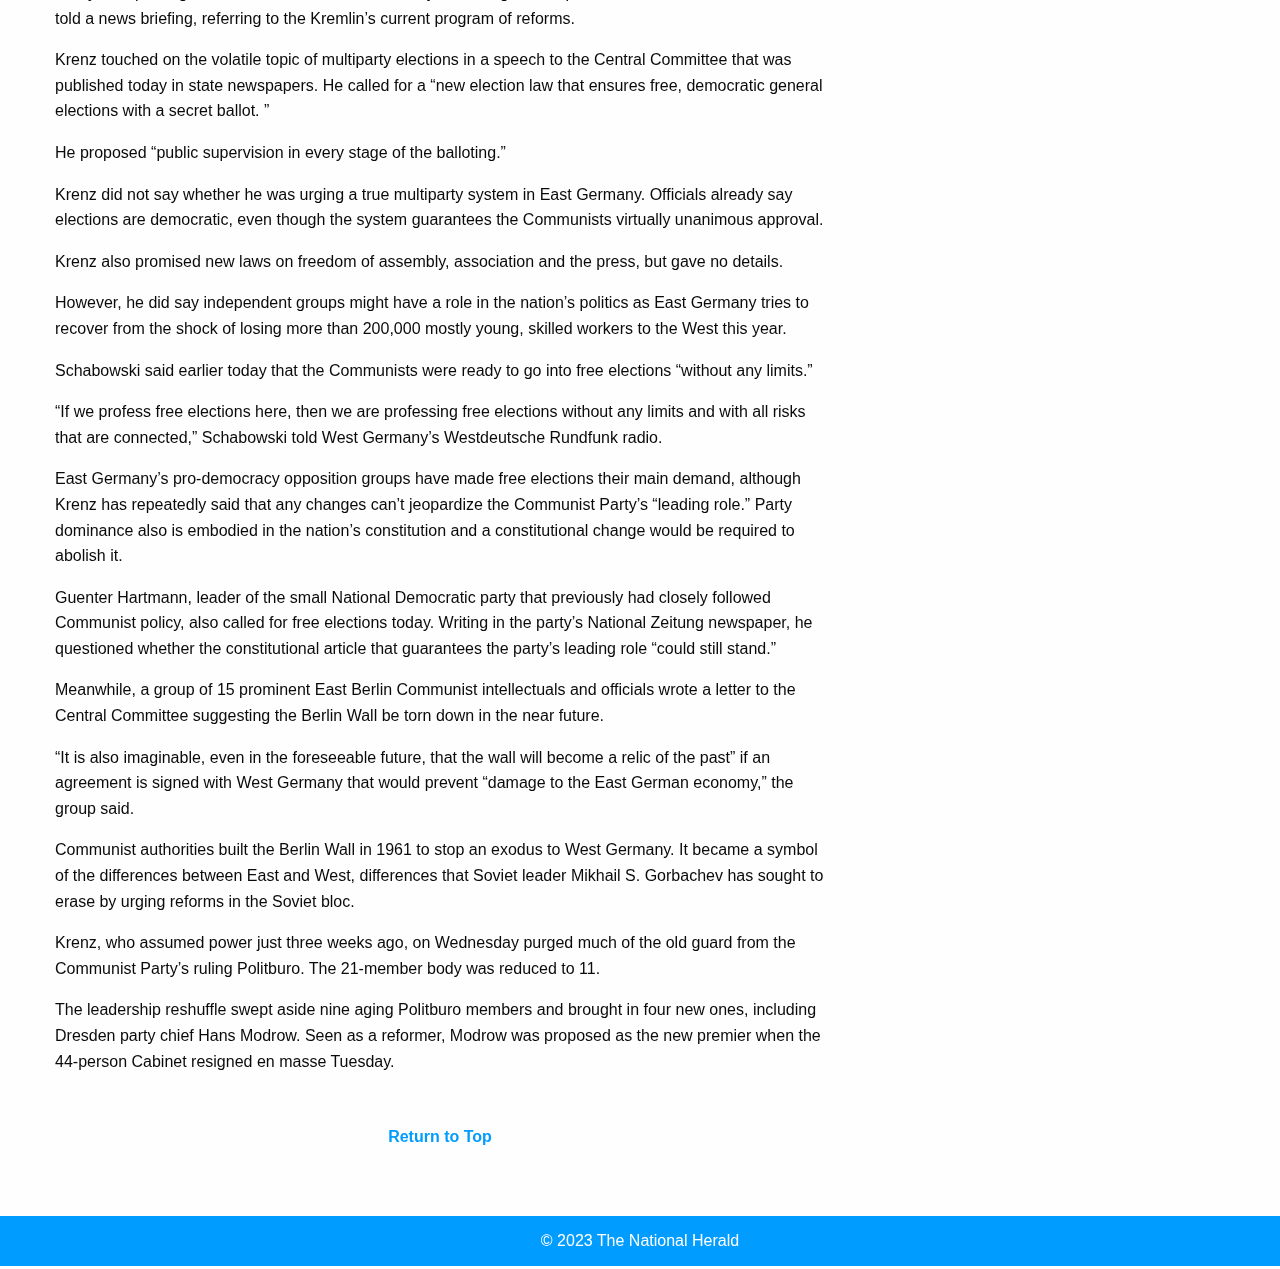
<file: Berlin/HTMLTemplate/index.html>
<!doctype html>
<html class="no-js" lang="en" dir="ltr">
<head>
<meta charset="utf-8">
<meta http-equiv="x-ua-compatible" content="ie=edge">
<meta name="viewport" content="width=device-width, initial-scale=1.0">
<title>Headline Headline Headline | The National Herald</title>
<link rel="stylesheet" href="css/foundation.css">
<link rel="stylesheet" href="css/app.css">


<!-- FILL OUT META TAGS! -->
<meta name="description" content="">
<meta name="author" content="The National Herald">

<!--TWITTER SUMMARY CARD-->
<meta name="twitter:card" content="summary_large_image">
<meta name="twitter:title" content="Headline Headline Headline">

<!--OPEN GRAPH CARD-->
<meta property="og:title" content="Headline Headline Headline">
<meta property="og:site_name" content="The National Herald">
<meta property="og:url" content="TBD">
<meta property="og:description" content="Lead Graph Goes Here.">
<meta property="og:type" content="website">
<meta property="og:image" content="TBD">

</head>
<body>

<!-- RETURN TO TOP -->
<a name="top"></a>
<!-- END RETURN TO TOP -->

<!-- SITE BRANDING -->
<div class="grid-container">
<div class="grid-x grid-padding-x">
<div class="large-12 cell">
<img src="images/tnh_branding.png">

</div>
</div>
</div>
</div>
<!-- END SITE BRANDING -->

<!-- NAV BAR -->
<div class="grid-container fluid navStyle">
<div class="grid-x grid-padding-x">
<div class="large-12 cell">
<a href="#" class="navItem">Home</a>
<a href="#" class="navItem">National</a>
<a href="#" class="navItem">International</a>
<a href="#" class="navItem">Local</a>
<a href="#" class="navItem">Lifestyle</a>
<a href="#" class="navItem">Sports</a>
<a href="#" class="navItem">Business</a>
<a href="#" class="navItem">Special Features</a>
</div>
</div>
</div>
<!-- END NAV BAR -->
<div class="grid-container">
	<div class="grid-x grid-padding-x">
		<div class="large-12 medium-8 small-12 cell">
<h2>Berlin Wall Falls; Thousands Migrate from East Germany to West</h2>
</div>
</div>
</div>
<!-- BODY COPY -->
<div class="grid-container">
	<div class="grid-x grid-padding-x">
		<div class="large-8 medium-8 small-12 cell">
<p><b>Dateline: Berlin; November 8, 1989</b></p>


<p>BERLIN (AP) — East Germany said today it was opening its borders to the rest of the world and that its citizens can travel or emigrate anywhere, including through the 28-year-old Berlin Wall.

<p>Guenter Schabowski, a member of the ruling Politburo, said that those who want to visit other countries and then return would still need a visa, but that the visa requests would be handled without delay.</p>

<p>The stunning announcement comes on the heels of a remarkable series of events that has shaken this once rigidly controlled Communist nation.</p>

<p>Earlier today, new leader Egon Krenz and Schabowski both called for free and democratic elections, the main demand of a widening opposition movement.</p>

<p>Earlier this week, Krenz ousted the Politburo and replaced aging hard-liners with reformers in a desperate move to counter daily public unrest and the mass flight of tens of thousands of East Germans to the West.</p>

<iframe width="560" height="315" src="https://www.youtube.com/embed/IcmxPeVe4_c?si=BkrF6NqncvfQkZ7e" title="YouTube video player" frameborder="0" allow="accelerometer; autoplay; clipboard-write; encrypted-media; gyroscope; picture-in-picture; web-share" referrerpolicy="strict-origin-when-cross-origin" allowfullscreen></iframe>


<p>Communist leaders also decided today to consider even more changes in the government hierarchy. The Communist Party’s Central Committee set a party conference for Dec. 15-17. A party conference, a forum for making major changes in party policy, was last held in 1956. The official ADN news agency said the conference would discuss personnel changes in the 163-member Central Committee.</p>

<p>The move to open the borders comes after decades of fencing East Germans in to prevent their flight to the West. The Berlin Wall has divided Berlin and the two German nations since 1961.</p>

<p>In Washington, Secretary of State James A. Baker III said free travel for East Germans would be a “very positive development” that the United States would welcome.“We’ve been talking a long time about freedom of travel being a basic human right. We’ve been talking a long time about open borders. We’ve been talking a long time about the importance of seeing the wall come down,” Baker said.</p>

<p>Schabowski said those who want to emigrate can go to West Germany directly without having to go through a third country. More than 50,000 East Germans have fled through neighboring Czechoslovakia since Saturday and about 200,000 have fled this year.</p>

<p>Schabowski told reporters in East Berlin that the decision was made during a Central Committee meeting. He said the decision means all East Germans “can travel over all East German border checkpoints.”</p>

<p>While stunning changes have taken place at the top, daily street protests have continued almost unabated for the last several weeks. About 40,000 people demonstrated Wednesday night in Neubrandenburg and near Karl-Marx-Stadt for free elections and an end to authoritarian one-party rule, ADN said.</p>

<p>In the first official Soviet comment since Krenz reshuffled the country’s top leadership, Foreign Ministry spokesman Gennady I. Gerasimov told a news briefing in Moscow today that it was clear East Germany was undertaking a “renewal of socialism.</p>

<p>“They’re improving the situation in the sense that they’re moving toward perestroika on their own terms,” he told a news briefing, referring to the Kremlin’s current program of reforms.</p>

<p>Krenz touched on the volatile topic of multiparty elections in a speech to the Central Committee that was published today in state newspapers. He called for a “new election law that ensures free, democratic general elections with a secret ballot. ”</p>

<p>He proposed “public supervision in every stage of the balloting.”</p>

<p>Krenz did not say whether he was urging a true multiparty system in East Germany. Officials already say elections are democratic, even though the system guarantees the Communists virtually unanimous approval.</p>

<p>Krenz also promised new laws on freedom of assembly, association and the press, but gave no details.</p>

<p>However, he did say independent groups might have a role in the nation’s politics as East Germany tries to recover from the shock of losing more than 200,000 mostly young, skilled workers to the West this year.</p>

<p>Schabowski said earlier today that the Communists were ready to go into free elections “without any limits.”</p>

<p>“If we profess free elections here, then we are professing free elections without any limits and with all risks that are connected,” Schabowski told West Germany’s Westdeutsche Rundfunk radio.</p>

<p>East Germany’s pro-democracy opposition groups have made free elections their main demand, although Krenz has repeatedly said that any changes can’t jeopardize the Communist Party’s “leading role.” Party dominance also is embodied in the nation’s constitution and a constitutional change would be required to abolish it.</p>

<p>Guenter Hartmann, leader of the small National Democratic party that previously had closely followed Communist policy, also called for free elections today. Writing in the party’s National Zeitung newspaper, he questioned whether the constitutional article that guarantees the party’s leading role “could still stand.”</p>

<p>Meanwhile, a group of 15 prominent East Berlin Communist intellectuals and officials wrote a letter to the Central Committee suggesting the Berlin Wall be torn down in the near future.</p>

<p>“It is also imaginable, even in the foreseeable future, that the wall will become a relic of the past” if an agreement is signed with West Germany that would prevent “damage to the East German economy,” the group said.</p>

<p>Communist authorities built the Berlin Wall in 1961 to stop an exodus to West Germany. It became a symbol of the differences between East and West, differences that Soviet leader Mikhail S. Gorbachev has sought to erase by urging reforms in the Soviet bloc.</p>

<p>Krenz, who assumed power just three weeks ago, on Wednesday purged much of the old guard from the Communist Party’s ruling Politburo. The 21-member body was reduced to 11.</p>

<p>The leadership reshuffle swept aside nine aging Politburo members and brought in four new ones, including Dresden party chief Hans Modrow. Seen as a reformer, Modrow was proposed as the new premier when the 44-person Cabinet resigned en masse Tuesday.</p>
<p class="rtt"><a href="#top">Return to Top</a></p>
</div>
<div class="large-4 medium-4 small-12 cell">
	<br>
	<br>
	<br>
	<br>
	<div class="callout">
	<h3>Related Resources</h3>
	<ul>
		<li><a href="https://en.wikipedia.org/wiki/History_of_East_Germany">East Germany History (Wikipedia)</a></li>
		<li><a href="https://en.wikipedia.org/wiki/West_Germany#History">West Germany History (Wikipedia)</a></li> 


</div>
</div>
</div>




</div>
</div>
<!-- END BODY COPY -->

<!-- FOOTER BAR -->
<!-- NAV BAR -->
<div class="grid-container fluid footerStyle">
<div class="grid-x grid-padding-x">
<div class="large-12 cell">
<p>&copy; 2023 The National Herald</p>
</div>
</div>
</div>
<!-- END NAV BAR -->

<script src="js/vendor/jquery.js"></script>
<script src="js/vendor/what-input.js"></script>
<script src="js/vendor/foundation.js"></script>
<script src="js/app.js"></script>
</body>
</html>
</file>
<file: BetaWynn/css/app.css>
body {
  background-color: lightyellow;
  text-align: center;
  font-family: "Merriweather", serif;
  font-optical-sizing: auto;
  font-weight: 400;
  font-style: normal;
  font-variation-settings: "wdth" 100;
}

h1 {
  text-align: center;
}

.merriweather-custom {
  font-family: "Merriweather", serif;
  font-optical-sizing: auto;
  font-weight: 400; /* Replace with desired weight: 300, 400, 700, etc. */
  font-style: normal;
  font-variation-settings: "wdth" 100;
}
</file>
<file: BetWynSub/css/app.css>
body {
  background-color: lightyellow;
  text-align: left;
  font-family: "Merriweather", serif;
  margin: 0;
  padding: 2rem;
}

.main-text {
  background: white;
  padding: 2rem;
  max-width: 1000px;
  margin: 0 auto;
}

h1 {
  text-align: center;
}

.merriweather-custom {
  font-family: "Merriweather", serif;
}

img {
  max-width: 100%;
  height: auto;
}

.pull-quote {
  color: blue;
  font-style: italic;
  margin: 2rem 0;
}
</file>
<file: Broken/css/style.css>
.contentContainer {
	width:1200px;
	padding:0;
	margin-top:20px;
}

p {
font-family: serif;
font-size:1.1rem;
line-height:1.5rem;
}
a:link {color:#ff0000;
	text-decoration:none;
}

h1 {
font-family: 'Anton', sans-serif;
font-size:2.1rem;
}

h2 {
font-family: 'Anton', sans-serif;
font-size:1.5rem;
}


.subhead {
background-color:#f4f4f4;
}

.photoRight {
float:right;
border:solid 1px #999;
padding:3px;
margin:20px 0 20px 20px;
font-size:.75rem;
}

.footerStyle {
text-align:center;
background-color:#000;
padding:20px;
color:#fff;
}

.citation {
	border:solid 1px #000;
	padding:10px;
	border-radius:10px;
}
</file>
<file: FinalPortfolder/css/app.css>
body {
	text-align: center;
	background-color: lightblue;
	font-family: 'Merriweather', serif;
  font-weight: 400;
}

h1, h2, h4 {
  font-family: 'Merriweather', serif;
  font-weight: 700;
}

img {
  max-width: 100%;
  height: auto;
}
</file>
<file: InClassStarter/css/style.css>
body {
  background-color:#ffffff;
}
.box1{width: 300px; height: 300px; background-color: #F89828; color: #ffffff}

.box2{width: 400px; height: 100px; background-color: #000000; color: #ffffff; border: #ff0000 solid 2px;}

.box3{width: 50%; height: 140px; background-color: #ac2af2; color: #848484; margin: 30px; padding: 10px}

.box4{width: 100%; height: 100%; background-color: #f4f4f4; color: #000000; text-align: center; padding: 40px}
</file>
<file: Infograph/css/app.css>
h2 {font-family: 'Merriweather', serif;
  font-optical-sizing: auto;
  font-weight: 400; /* or 700 for bold, etc. */
  font-style: normal;
  font-variation-settings: "wdth" 100;}

body {
	background-color: lightyellow;
	
.merriweather-<uniquifier> {
  font-family: "Merriweather", serif;
  font-optical-sizing: auto;
  font-weight: <weight>;
  font-style: normal;
  font-variation-settings:
    "wdth" 100;
}}
</file>
<file: Starter/css/style.css>
body {
  background-color:#ffffff;
}
</file>
<file: Berlin/HTMLTemplate/css/app.css>
/* GLOBAL ARTICLE STYLES */

body {

}

h1 {text-align: center;


}

p {

}


.navStyle {
	background-color: #000;
	color: #fff;
	height: 50px;
	padding: 12px;
	text-align: center;
}
.navStyle a {
	color: #f4f4f4;
	text-decoration: none;
}
.navStyle a:hover {
	color: #009cff;
}
.navItem {
	margin: 0 25px 0 25px;
}
.bodyCopy {
	padding: 50px 0 0 0;
}
.footerStyle {
	background-color: #009cff;
	color: #fff;
	padding: 12px;
	height: 50px;
	text-align: center;
	margin-top: 50px;
}
.rtt {
	text-align: center;
	margin-top: 50px;
}
.rtt a {
	color: #009cff;
	text-decoration: none;
	font-weight: bold;
}
.rtt a:hover {
	color: #09639c;
}

.callout{
	background-color: #f4f4f4;
}

.responsive-embed{
	background-color: #f4f4f4;
}
</file>
